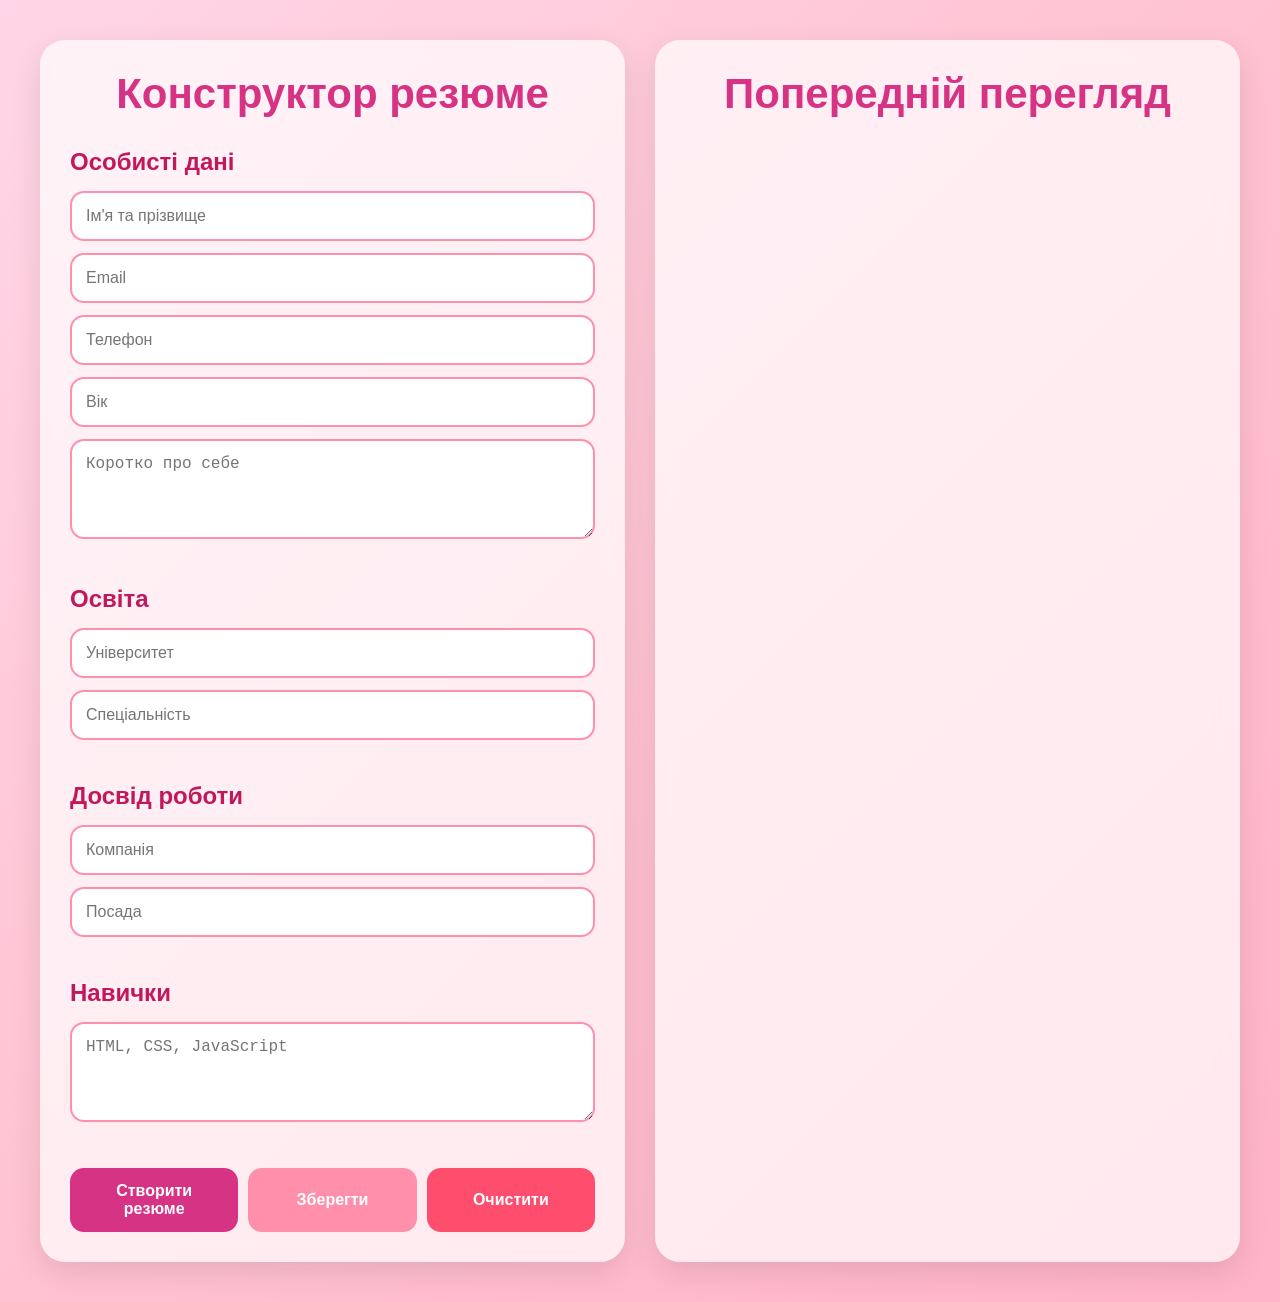
<file: Bojko_LR.1-3/index.html>
<!DOCTYPE html>
<html lang="uk">
<head>
    <meta charset="UTF-8">
    <meta name="viewport" content="width=device-width, initial-scale=1.0">
    <title>Конструктор резюме</title>

    <link rel="stylesheet" href="css/style.css">
</head>
<body>

<div class="container">

    <div class="left-panel">

        <h1>Конструктор резюме</h1>

        <div class="form-block">
            <h2>Особисті дані</h2>

            <input type="text" id="fullName" placeholder="Ім'я та прізвище">
            <input type="email" id="email" placeholder="Email">
            <input type="text" id="phone" placeholder="Телефон">
            <input type="number" id="age" placeholder="Вік">

            <textarea id="summary" placeholder="Коротко про себе"></textarea>
        </div>

        <div class="form-block">
            <h2>Освіта</h2>

            <input type="text" id="university" placeholder="Університет">
            <input type="text" id="speciality" placeholder="Спеціальність">
        </div>

        <div class="form-block">
            <h2>Досвід роботи</h2>

            <input type="text" id="company" placeholder="Компанія">
            <input type="text" id="position" placeholder="Посада">
        </div>

        <div class="form-block">
            <h2>Навички</h2>

            <textarea id="skills" placeholder="HTML, CSS, JavaScript"></textarea>
        </div>

        <div class="buttons">
            <button id="createBtn">Створити резюме</button>
            <button id="saveBtn">Зберегти</button>
            <button id="clearBtn">Очистити</button>
        </div>

    </div>

    <div class="right-panel">

        <h1>Попередній перегляд</h1>

        <div id="resumePreview"></div>

    </div>

</div>

<script src="js/models.js"></script>
<script src="js/validation.js"></script>
<script src="js/app.js"></script>

</body>
</html>
</file>
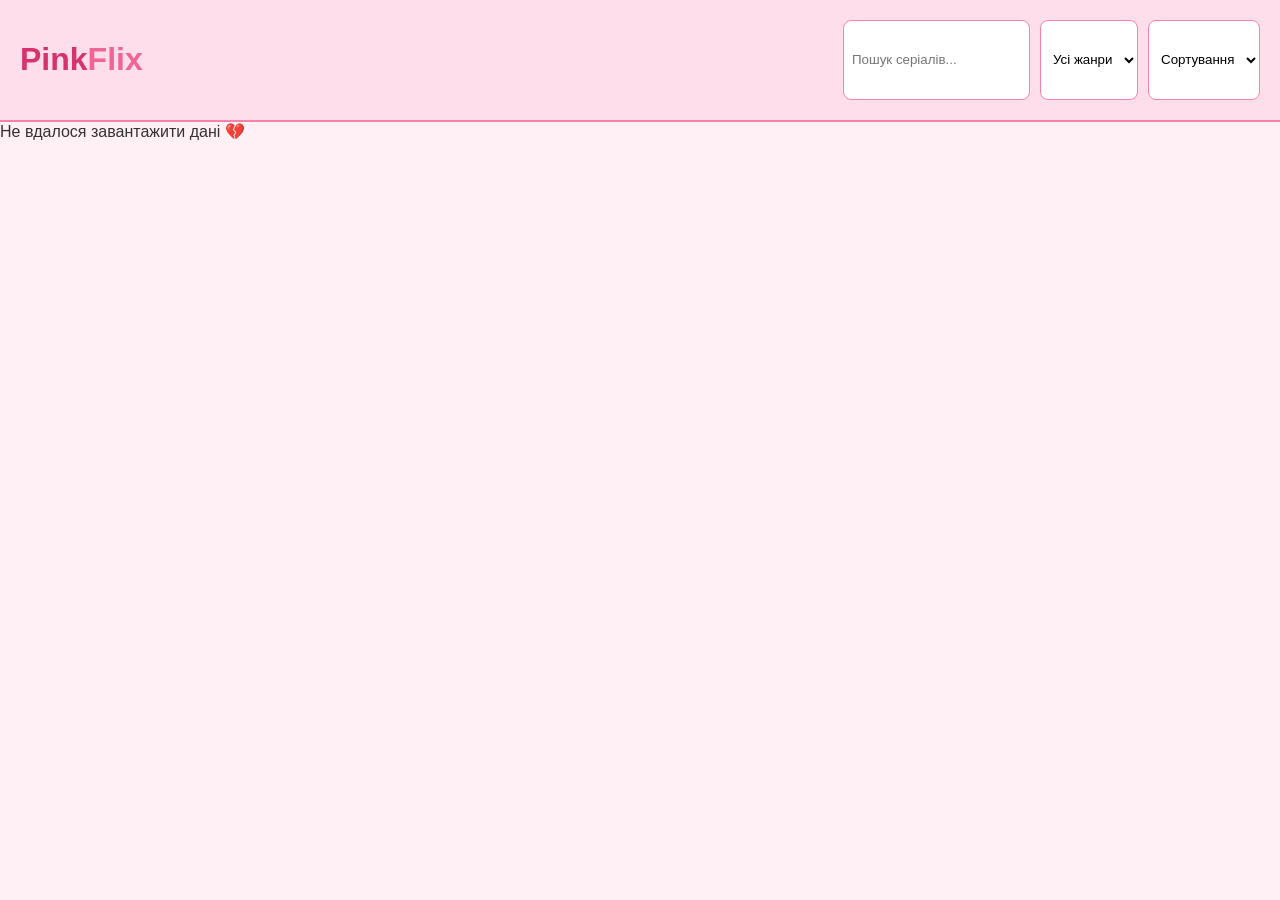
<file: Bojko_LR.4-6/index.html>
<!DOCTYPE html>
<html lang="uk">
<head>
    <meta charset="UTF-8">
    <title>PinkFlix</title>
    <link rel="stylesheet" href="style.css">
</head>
<body>

<header class="header">
    <h1>Pink<span>Flix</span></h1>

    <div class="controls">
        <input id="search" placeholder="Пошук серіалів..." />

        <select id="genre">
            <option value="all">Усі жанри</option>
        </select>

        <select id="sort">
            <option value="default">Сортування</option>
            <option value="rating">Рейтинг ↓</option>
            <option value="name">Назва A-Z</option>
        </select>
    </div>
</header>

<main>
    <div id="error"></div>
    <div id="grid"></div>
</main>

<script src="app.js"></script>
</body>
</html>
</file>
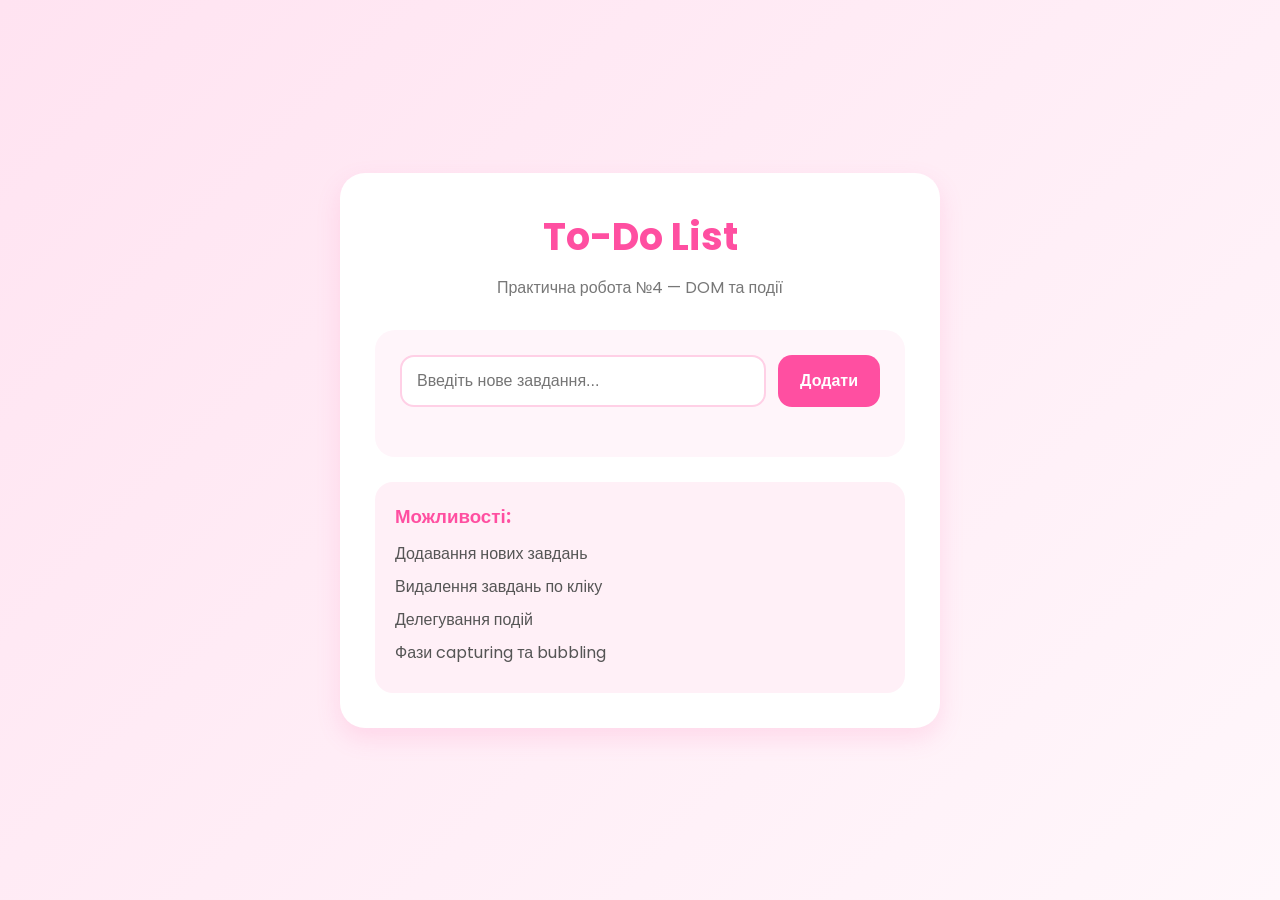
<file: Bojko_PR.4/index.html>
<!DOCTYPE html>
<html lang="uk">
<head>
    <meta charset="UTF-8">
    <meta name="viewport" content="width=device-width, initial-scale=1.0">
    <title>Практична робота №4</title>

    <link rel="stylesheet" href="style.css">

    <link rel="preconnect" href="https://fonts.googleapis.com">
    <link rel="preconnect" href="https://fonts.gstatic.com" crossorigin>

    <link href="https://fonts.googleapis.com/css2?family=Poppins:wght@300;400;500;600;700&display=swap" rel="stylesheet">
</head>

<body>

    <div class="container">

        <h1>To-Do List</h1>
        <p class="subtitle">
            Практична робота №4 — DOM та події
        </p>

        <div class="todo-box">

            <div class="input-area">

                <input 
                    type="text"
                    id="taskInput"
                    placeholder="Введіть нове завдання..."
                >

                <button id="addTask">
                    Додати
                </button>

            </div>

            <ul id="taskList"></ul>

        </div>

        <div class="info-box">

            <h3>Можливості:</h3>

            <p>Додавання нових завдань</p>
            <p>Видалення завдань по кліку</p>
            <p>Делегування подій</p>
            <p>Фази capturing та bubbling</p>

        </div>

    </div>

    <script src="script.js"></script>

</body>
</html>
</file>
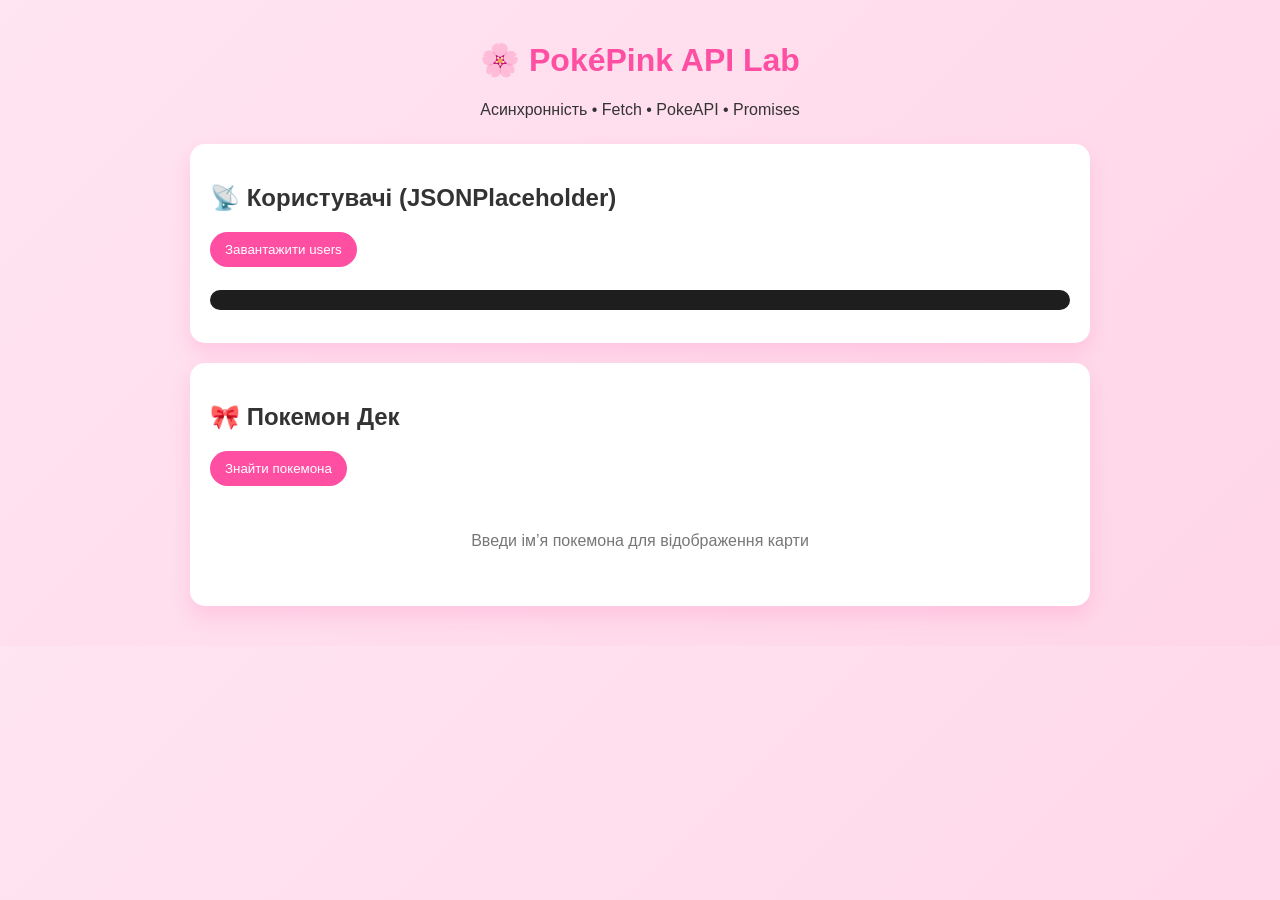
<file: Bojko_PR.5/index.html>
<!DOCTYPE html>
<html lang="uk">
<head>
  <meta charset="UTF-8" />
  <meta name="viewport" content="width=device-width, initial-scale=1.0"/>
  <title>PokéPink API Lab</title>
  <link rel="stylesheet" href="style.css"/>
</head>

<body>
  <div class="wrapper">

    <header class="header">
      <h1>🌸 PokéPink API Lab</h1>
      <p>Асинхронність • Fetch • PokeAPI • Promises</p>
    </header>

    <section class="panel">
      <h2>📡 Користувачі (JSONPlaceholder)</h2>
      <button id="btnUsers">Завантажити users</button>
      <pre id="usersBox"></pre>
    </section>

    <section class="panel">
      <h2>🎀 Покемон Дек</h2>
      <button id="btnPokemon">Знайти покемона</button>

      <div id="pokemonArea" class="pokemon-area">
        <p class="hint">Введи ім’я покемона для відображення карти</p>
      </div>
    </section>

    <div id="error" class="error hidden"></div>

  </div>

  <script src="script.js"></script>
</body>
</html>
</file>
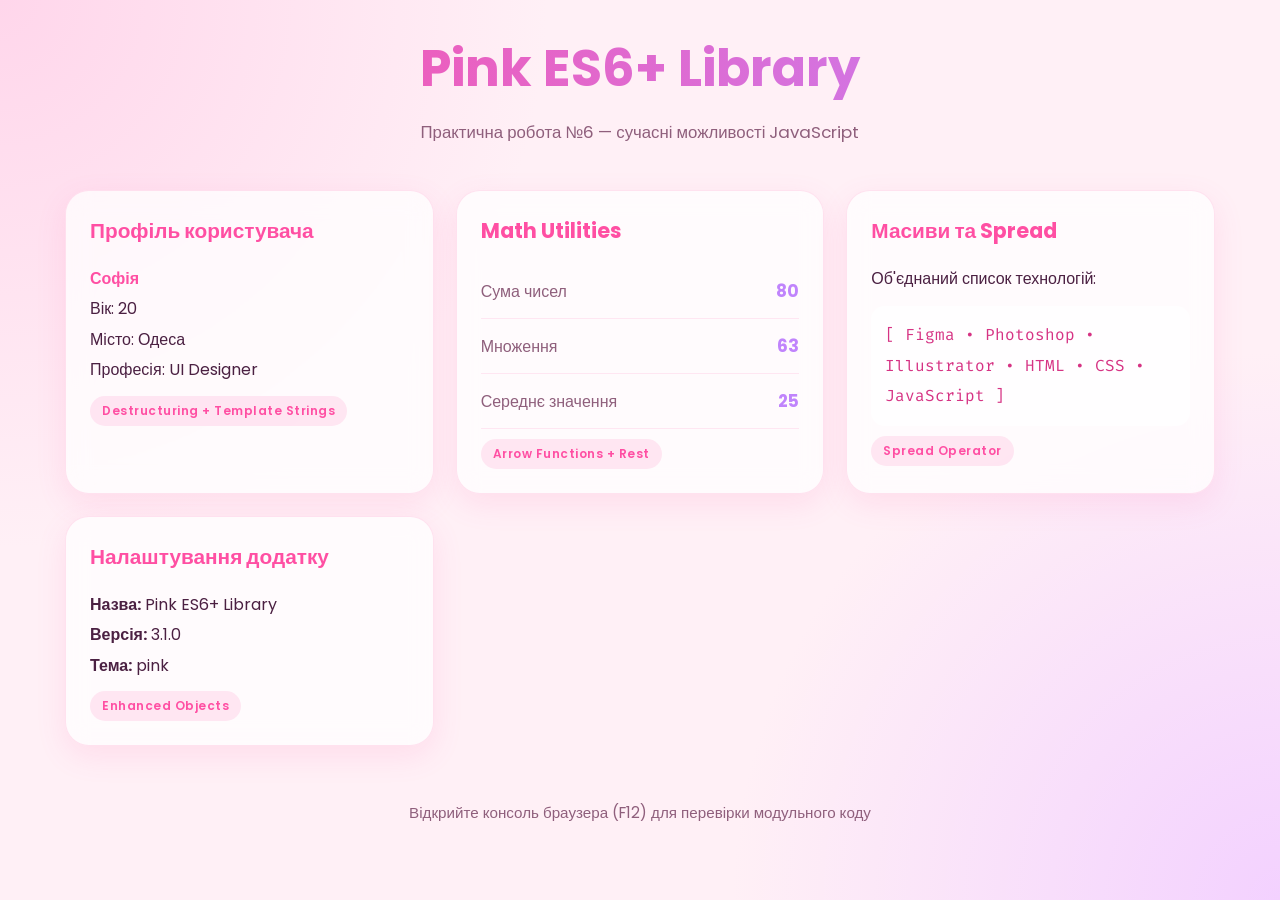
<file: Bojko_PR.6/index.html>
<!DOCTYPE html>
<html lang="uk">
<head>
    <meta charset="UTF-8">
    <meta name="viewport" content="width=device-width, initial-scale=1.0">

    <title>Pink ES6+ Library</title>

    <link rel="stylesheet" href="style.css">

    <link rel="preconnect" href="https://fonts.googleapis.com">
    <link rel="preconnect" href="https://fonts.gstatic.com" crossorigin>

    <link href="https://fonts.googleapis.com/css2?family=Poppins:wght@400;500;600;700&family=Fira+Code:wght@400;500&display=swap" rel="stylesheet">
</head>
<body>

    <div class="container">

        <header class="hero">
            <h1>Pink ES6+ Library</h1>
            <p>Практична робота №6 — сучасні можливості JavaScript</p>
        </header>

        <main class="dashboard">

            <!-- Користувач -->
            <section class="card">

                <h2>Профіль користувача</h2>

                <div id="userInfo" class="content-box"></div>

                <div class="badge">
                    Destructuring + Template Strings
                </div>

            </section>

            <!-- Математика -->
            <section class="card">

                <h2>Math Utilities</h2>

                <div class="result">
                    <span>Сума чисел</span>
                    <strong id="sumResult"></strong>
                </div>

                <div class="result">
                    <span>Множення</span>
                    <strong id="multiplyResult"></strong>
                </div>

                <div class="result">
                    <span>Середнє значення</span>
                    <strong id="averageResult"></strong>
                </div>

                <div class="badge">
                    Arrow Functions + Rest
                </div>

            </section>

            <!-- Масиви -->
            <section class="card">

                <h2>Масиви та Spread</h2>

                <div class="content-box">

                    <p>Об'єднаний список технологій:</p>

                    <code id="arrayResult"></code>

                </div>

                <div class="badge">
                    Spread Operator
                </div>

            </section>

            <!-- Конфіг -->
            <section class="card">

                <h2>Налаштування додатку</h2>

                <div id="configInfo" class="content-box"></div>

                <div class="badge">
                    Enhanced Objects
                </div>

            </section>

        </main>

        <footer>
            <p>Відкрийте консоль браузера (F12) для перевірки модульного коду</p>
        </footer>

    </div>

    <script type="module" src="script.js"></script>

</body>
</html>
</file>
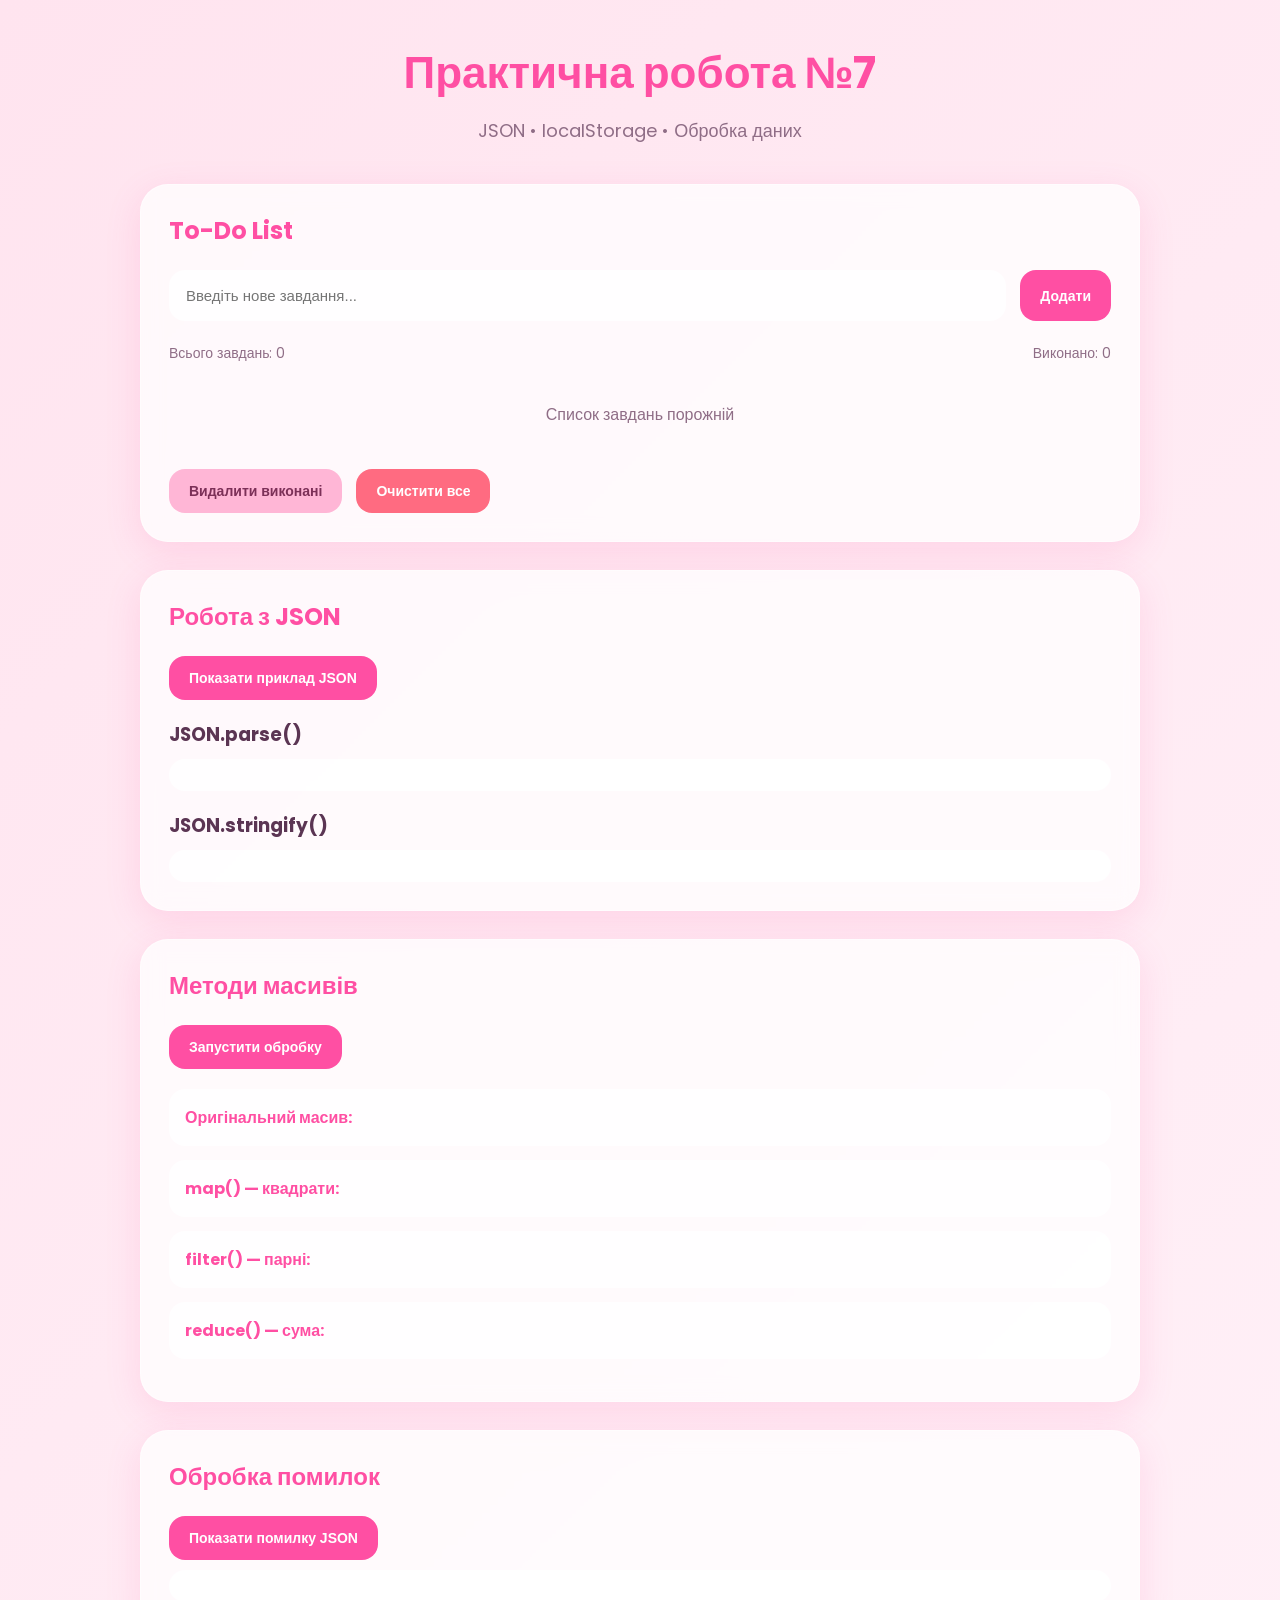
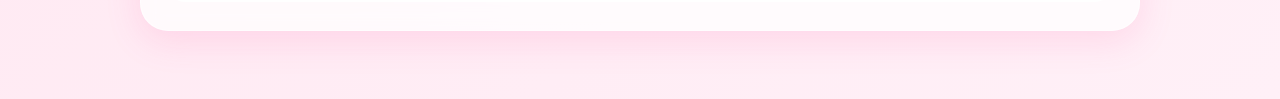
<file: Bojko_PR.7/index.html>
<!DOCTYPE html>
<html lang="uk">
<head>
    <meta charset="UTF-8">
    <meta name="viewport" content="width=device-width, initial-scale=1.0">
    <title>Практична робота №7</title>

    <link rel="stylesheet" href="style.css">

    <link rel="preconnect" href="https://fonts.googleapis.com">
    <link rel="preconnect" href="https://fonts.gstatic.com" crossorigin>

    <link href="https://fonts.googleapis.com/css2?family=Poppins:wght@300;400;500;600;700&display=swap" rel="stylesheet">
</head>
<body>

    <div class="container">

        <header>
            <h1>Практична робота №7</h1>
            <p>JSON • localStorage • Обробка даних</p>
        </header>

        <!-- TODO LIST -->
        <section class="card">
            <h2>To-Do List</h2>

            <div class="todo-form">
                <input 
                    type="text" 
                    id="taskInput" 
                    placeholder="Введіть нове завдання..."
                >

                <button id="addTask">
                    Додати
                </button>
            </div>

            <div class="todo-info">
                <span id="tasksCount">Всього завдань: 0</span>
                <span id="completedCount">Виконано: 0</span>
            </div>

            <ul id="taskList"></ul>

            <div class="buttons">
                <button id="clearCompleted" class="secondary-btn">
                    Видалити виконані
                </button>

                <button id="clearAll" class="danger-btn">
                    Очистити все
                </button>
            </div>
        </section>

        <!-- JSON SECTION -->
        <section class="card">
            <h2>Робота з JSON</h2>

            <button id="runJsonDemo">
                Показати приклад JSON
            </button>

            <div class="json-box">
                <h3>JSON.parse()</h3>
                <pre id="jsonParseOutput"></pre>
            </div>

            <div class="json-box">
                <h3>JSON.stringify()</h3>
                <pre id="jsonStringifyOutput"></pre>
            </div>
        </section>

        <!-- ARRAY METHODS -->
        <section class="card">
            <h2>Методи масивів</h2>

            <button id="runArrayMethods">
                Запустити обробку
            </button>

            <div class="array-results">

                <div class="result-item">
                    <strong>Оригінальний масив:</strong>
                    <p id="originalArray"></p>
                </div>

                <div class="result-item">
                    <strong>map() — квадрати:</strong>
                    <p id="mapResult"></p>
                </div>

                <div class="result-item">
                    <strong>filter() — парні:</strong>
                    <p id="filterResult"></p>
                </div>

                <div class="result-item">
                    <strong>reduce() — сума:</strong>
                    <p id="reduceResult"></p>
                </div>

            </div>
        </section>

        <!-- ERROR HANDLING -->
        <section class="card">
            <h2>Обробка помилок</h2>

            <button id="showError">
                Показати помилку JSON
            </button>

            <pre id="errorOutput"></pre>
        </section>

    </div>

    <script src="script.js"></script>

</body>
</html>
</file>
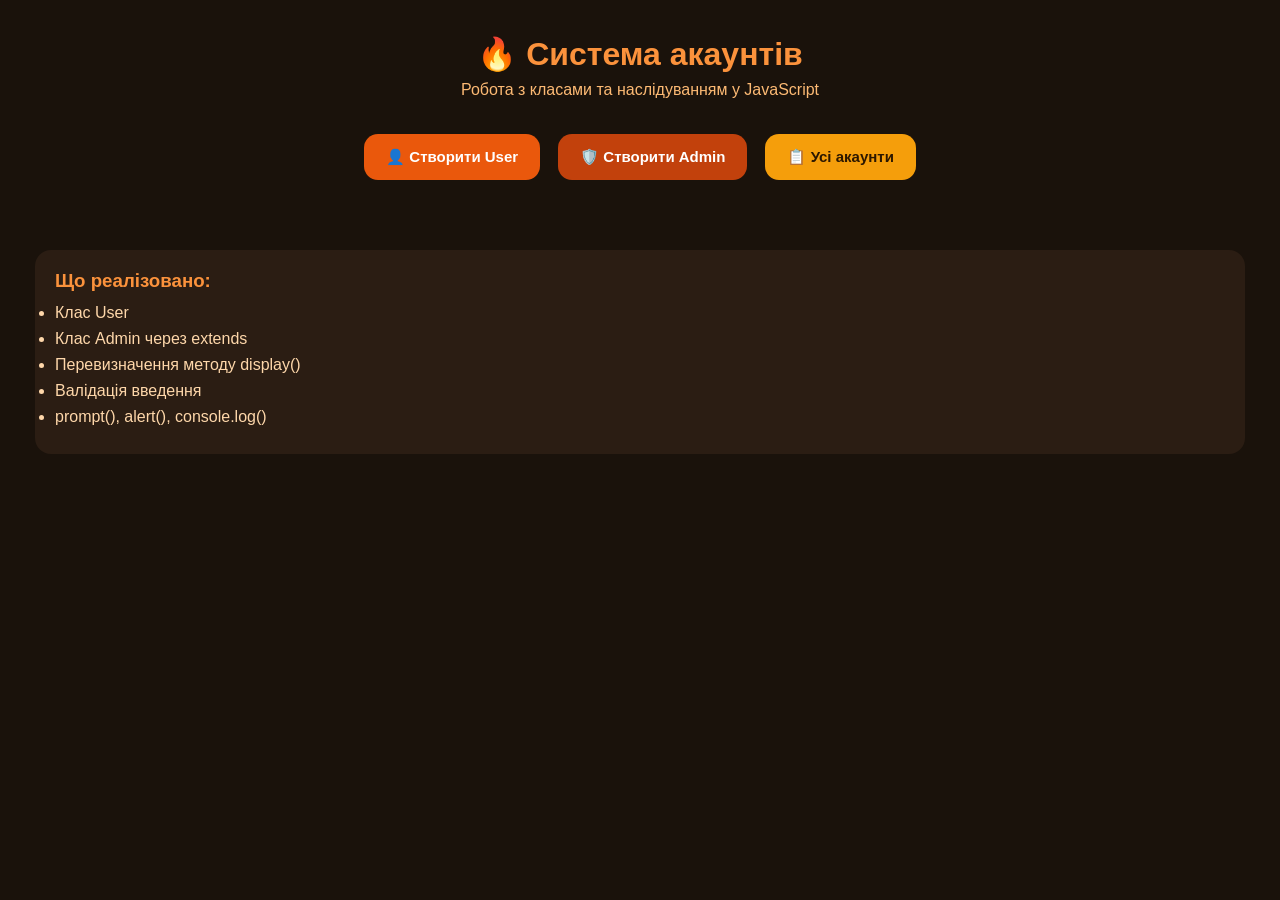
<file: Bojko_PR.3/4.1.html>
<!DOCTYPE html>
<html lang="uk">
<head>
  <meta charset="UTF-8">
  <meta name="viewport" content="width=device-width, initial-scale=1.0">
  <title>4.1 — Система акаунтів</title>

  <style>
    * {
      margin: 0;
      padding: 0;
      box-sizing: border-box;
    }

    body {
      font-family: Tahoma, sans-serif;
      background: #1a120b;
      color: #fff7ed;
      padding: 35px;
    }

    h1 {
      text-align: center;
      color: #fb923c;
      margin-bottom: 8px;
    }

    .subtitle {
      text-align: center;
      color: #fdba74;
      margin-bottom: 35px;
    }

    .panel {
      display: flex;
      justify-content: center;
      gap: 18px;
      flex-wrap: wrap;
      margin-bottom: 35px;
    }

    button {
      border: none;
      border-radius: 14px;
      padding: 14px 22px;
      cursor: pointer;
      font-size: 15px;
      font-weight: bold;
      transition: 0.2s;
    }

    button:hover {
      transform: scale(1.05);
    }

    .user-button {
      background: #ea580c;
      color: white;
    }

    .admin-button {
      background: #c2410c;
      color: white;
    }

    .list-button {
      background: #f59e0b;
      color: #2b1700;
    }

    #cards {
      display: grid;
      grid-template-columns: repeat(auto-fill, minmax(260px, 1fr));
      gap: 18px;
    }

    .card {
      background: #2b1d13;
      border: 2px solid #7c2d12;
      border-radius: 16px;
      padding: 20px;
    }

    .card h2 {
      margin-bottom: 12px;
      color: #fdba74;
    }

    .card p {
      margin-bottom: 8px;
      color: #ffedd5;
    }

    .about {
      margin-top: 35px;
      background: #2b1d13;
      border-radius: 16px;
      padding: 20px;
    }

    .about h3 {
      margin-bottom: 12px;
      color: #fb923c;
    }

    .about li {
      margin-bottom: 8px;
      color: #fed7aa;
    }
  </style>
</head>
<body>

  <h1>🔥 Система акаунтів</h1>

  <p class="subtitle">
    Робота з класами та наслідуванням у JavaScript
  </p>

  <div class="panel">

    <button class="user-button" id="createUser">
      👤 Створити User
    </button>

    <button class="admin-button" id="createAdmin">
      🛡️ Створити Admin
    </button>

    <button class="list-button" id="showAccounts">
      📋 Усі акаунти
    </button>

  </div>

  <div id="cards">

  </div>

  <div class="about">

    <h3>Що реалізовано:</h3>

    <ul>
      <li>Клас User</li>
      <li>Клас Admin через extends</li>
      <li>Перевизначення методу display()</li>
      <li>Валідація введення</li>
      <li>prompt(), alert(), console.log()</li>
    </ul>

  </div>

<script>
"use strict";

const accounts = [];

const cards = document.getElementById("cards");

// User
class User {

  constructor(username, age, profession) {

    this.username = username;
    this.age = age;
    this.profession = profession;
  }

  display() {

    return `
👤 USER

Ім'я: ${this.username}
Вік: ${this.age}
Професія: ${this.profession}
    `;
  }
}

// Admin
class Admin extends User {

  constructor(username, age, profession, access) {

    super(username, age, profession);

    this.access = access;
  }

  display() {

    return `
🛡️ ADMIN

Ім'я: ${this.username}
Вік: ${this.age}
Професія: ${this.profession}
Доступ: ${this.access}
    `;
  }
}

// Створення картки
function addCard(account, type) {

  const div = document.createElement("div");

  div.className = "card";

  div.innerHTML = `
    <h2>${type}</h2>

    <p><b>Ім'я:</b> ${account.username}</p>

    <p><b>Вік:</b> ${account.age}</p>

    <p><b>Професія:</b> ${account.profession}</p>

    ${account.access ? `<p><b>Доступ:</b> ${account.access}</p>` : ""}
  `;

  cards.appendChild(div);
}

// Додавання User
document.getElementById("createUser").addEventListener("click", () => {

  const username = prompt("Введіть ім'я:");
  const age = Number(prompt("Введіть вік:"));
  const profession = prompt("Введіть професію:");

  if (
    !username ||
    !profession ||
    age <= 0 ||
    Number.isNaN(age)
  ) {

    alert("Помилка! Дані введено неправильно.");

    return;
  }

  const user = new User(
    username,
    age,
    profession
  );

  accounts.push(user);

  addCard(user, "👤 User");

  console.log(user.display());

  alert(user.display());
});

// Додавання Admin
document.getElementById("createAdmin").addEventListener("click", () => {

  const username = prompt("Введіть ім'я адміністратора:");
  const age = Number(prompt("Введіть вік:"));
  const profession = prompt("Введіть професію:");
  const access = prompt("Введіть рівень доступу:");

  if (
    !username ||
    !profession ||
    !access ||
    age <= 0 ||
    Number.isNaN(age)
  ) {

    alert("Помилка! Дані введено неправильно.");

    return;
  }

  const admin = new Admin(
    username,
    age,
    profession,
    access
  );

  accounts.push(admin);

  addCard(admin, "🛡️ Admin");

  console.log(admin.display());

  alert(admin.display());
});

// Список акаунтів
document.getElementById("showAccounts").addEventListener("click", () => {

  if (accounts.length === 0) {

    alert("Акаунтів поки немає.");

    return;
  }

  let text = "Список акаунтів:\n\n";

  accounts.forEach((item, index) => {

    text += `${index + 1}. ${item.username}\n`;

  });

  alert(text);
});
</script>

</body>
</html>
</file>
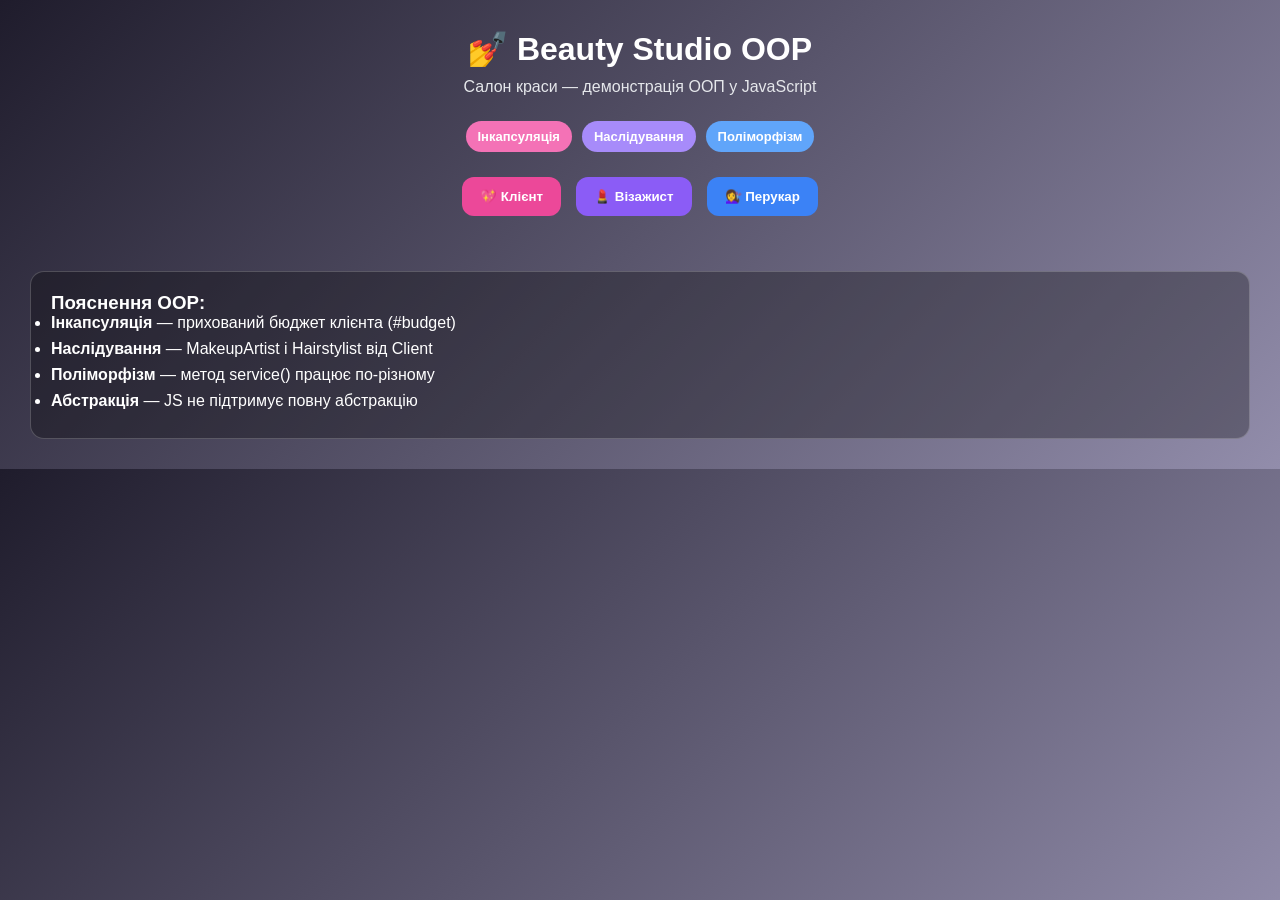
<file: Bojko_PR.3/4.2.html>
<!DOCTYPE html>
<html lang="uk">
<head>
  <meta charset="UTF-8">
  <title>4.2 — OOP: Beauty Studio</title>

  <style>
    * {
      margin: 0;
      padding: 0;
      box-sizing: border-box;
    }

    body {
      font-family: Arial, sans-serif;
      background: linear-gradient(135deg, #1f1c2c, #928dab);
      color: #fff;
      padding: 30px;
    }

    h1 {
      text-align: center;
      margin-bottom: 10px;
    }

    .subtitle {
      text-align: center;
      color: #e5e7eb;
      margin-bottom: 25px;
    }

    .tags {
      display: flex;
      justify-content: center;
      gap: 10px;
      flex-wrap: wrap;
      margin-bottom: 25px;
    }

    .tag {
      padding: 8px 12px;
      border-radius: 20px;
      font-size: 13px;
      font-weight: bold;
    }

    .enc { background: #f472b6; }
    .inh { background: #a78bfa; }
    .pol { background: #60a5fa; }

    .buttons {
      display: flex;
      justify-content: center;
      gap: 15px;
      flex-wrap: wrap;
      margin-bottom: 25px;
    }

    button {
      border: none;
      padding: 12px 18px;
      border-radius: 12px;
      cursor: pointer;
      font-weight: bold;
      color: white;
    }

    .client-btn { background: #ec4899; }
    .makeup-btn { background: #8b5cf6; }
    .hair-btn { background: #3b82f6; }

    .grid {
      display: grid;
      grid-template-columns: repeat(auto-fill, minmax(240px, 1fr));
      gap: 15px;
      margin-bottom: 30px;
    }

    .card {
      background: rgba(0,0,0,0.3);
      backdrop-filter: blur(6px);
      padding: 15px;
      border-radius: 14px;
      border: 1px solid rgba(255,255,255,0.2);
    }

    .card h2 {
      margin-bottom: 8px;
    }

    .card p {
      color: #e5e7eb;
      margin-bottom: 5px;
    }

    .info {
      background: rgba(0,0,0,0.3);
      padding: 20px;
      border-radius: 14px;
      border: 1px solid rgba(255,255,255,0.2);
    }

    .info li {
      margin-bottom: 8px;
    }
  </style>
</head>

<body>

<h1>💅 Beauty Studio OOP</h1>
<p class="subtitle">Салон краси — демонстрація ООП у JavaScript</p>

<div class="tags">
  <div class="tag enc">Інкапсуляція</div>
  <div class="tag inh">Наслідування</div>
  <div class="tag pol">Поліморфізм</div>
</div>

<div class="buttons">
  <button class="client-btn" id="addClient">💖 Клієнт</button>
  <button class="makeup-btn" id="addMakeup">💄 Візажист</button>
  <button class="hair-btn" id="addHair">💇‍♀️ Перукар</button>
</div>

<div class="grid" id="container"></div>

<div class="info">
  <h3>Пояснення OOP:</h3>
  <ul>
    <li><b>Інкапсуляція</b> — прихований бюджет клієнта (#budget)</li>
    <li><b>Наслідування</b> — MakeupArtist і Hairstylist від Client</li>
    <li><b>Поліморфізм</b> — метод service() працює по-різному</li>
    <li><b>Абстракція</b> — JS не підтримує повну абстракцію</li>
  </ul>
</div>

<script>
"use strict";

const people = [];
const container = document.getElementById("container");

// Базовий клас
class Client {
  #budget;

  constructor(name, budget) {
    this.name = name;
    this.#budget = budget;
  }

  getBudget() {
    return this.#budget;
  }

  service() {
    return `${this.name} отримує послугу`;
  }

  info() {
    return `
      <h2>💖 ${this.name}</h2>
      <p>Бюджет: ${this.#budget}$</p>
    `;
  }
}

// Візажист
class MakeupArtist extends Client {
  service() {
    return `${this.name} робить макіяж 💄✨`;
  }
}

// Перукар
class Hairstylist extends Client {
  service() {
    return `${this.name} робить зачіску 💇‍♀️✨`;
  }
}

// Відображення
function render(person) {
  const div = document.createElement("div");
  div.className = "card";
  div.innerHTML = person.info();
  container.appendChild(div);
}

// Клієнт
document.getElementById("addClient").onclick = () => {
  const name = prompt("Ім'я клієнта:");
  const budget = Number(prompt("Бюджет:"));

  if (!name || budget <= 0) {
    alert("Помилка!");
    return;
  }

  const c = new Client(name, budget);
  people.push(c);
  render(c);

  alert("Клієнта додано 💖");
};

// Візажист
document.getElementById("addMakeup").onclick = () => {
  const name = prompt("Ім'я візажиста:");
  const budget = Number(prompt("Бюджет:"));

  if (!name || budget <= 0) {
    alert("Помилка!");
    return;
  }

  const m = new MakeupArtist(name, budget);
  people.push(m);
  render(m);

  alert("Візажиста додано 💄");
};

// Перукар
document.getElementById("addHair").onclick = () => {
  const name = prompt("Ім'я перукаря:");
  const budget = Number(prompt("Бюджет:"));

  if (!name || budget <= 0) {
    alert("Помилка!");
    return;
  }

  const h = new Hairstylist(name, budget);
  people.push(h);
  render(h);

  alert("Перукаря додано 💇‍♀️");
};
</script>

</body>
</html>
</file>
<file: Bojko_LR.1-3/css/style.css>
* {
    margin: 0;
    padding: 0;
    box-sizing: border-box;
}

body {
    font-family: Arial, sans-serif;
    background: linear-gradient(135deg, #ffd6e7, #ffc2d1, #ffb3c6);
    min-height: 100vh;
    padding: 40px;
    color: #4a2c38;
}

.container {
    max-width: 1400px;
    margin: 0 auto;
    display: grid;
    grid-template-columns: 1fr 1fr;
    gap: 30px;
}

.left-panel,
.right-panel {
    background: rgba(255,255,255,0.7);
    backdrop-filter: blur(10px);
    border-radius: 25px;
    padding: 30px;
    box-shadow: 0 10px 30px rgba(0,0,0,0.1);
}

h1 {
    text-align: center;
    margin-bottom: 30px;
    color: #d63384;
    font-size: 42px;
}

h2 {
    margin-bottom: 15px;
    color: #c2185b;
}

.form-block {
    margin-bottom: 30px;
}

input,
textarea {
    width: 100%;
    padding: 14px;
    margin-bottom: 12px;
    border: 2px solid #ff8fab;
    border-radius: 14px;
    outline: none;
    background: white;
    font-size: 16px;
    transition: 0.3s;
}

input:focus,
textarea:focus {
    border-color: #d63384;
    transform: scale(1.02);
}

textarea {
    resize: vertical;
    min-height: 100px;
}

.buttons {
    display: flex;
    gap: 10px;
    flex-wrap: wrap;
}

button {
    flex: 1;
    padding: 14px;
    border: none;
    border-radius: 14px;
    cursor: pointer;
    font-size: 16px;
    font-weight: bold;
    transition: 0.3s;
}

#createBtn {
    background: #d63384;
    color: white;
}

#saveBtn {
    background: #ff8fab;
    color: white;
}

#clearBtn {
    background: #ff4d6d;
    color: white;
}

button:hover {
    transform: translateY(-3px);
    opacity: 0.9;
}

.resume-card {
    background: white;
    border-radius: 20px;
    padding: 30px;
    animation: fade 0.4s ease;
}

.resume-header {
    text-align: center;
    margin-bottom: 25px;
}

.resume-header h2 {
    font-size: 36px;
    color: #d63384;
}

.resume-section {
    margin-bottom: 25px;
}

.resume-section h3 {
    margin-bottom: 10px;
    color: #c2185b;
    border-bottom: 2px solid #ffb3c6;
    padding-bottom: 5px;
}

.skill {
    display: inline-block;
    background: #ffb3c6;
    padding: 8px 14px;
    border-radius: 30px;
    margin: 5px;
    color: #7a284b;
    font-weight: bold;
}

@keyframes fade {
    from {
        opacity: 0;
        transform: translateY(15px);
    }
    to {
        opacity: 1;
        transform: translateY(0);
    }
}

@media(max-width: 900px) {
    .container {
        grid-template-columns: 1fr;
    }
}
</file>
<file: Bojko_LR.4-6/style.css>
body {
    margin: 0;
    font-family: Arial, sans-serif;
    background: #fff0f6;
    color: #333;
}

.header {
    display: flex;
    justify-content: space-between;
    padding: 20px;
    background: #ffdeeb;
    border-bottom: 2px solid #f783ac;
}

h1 {
    color: #d6336c;
}

h1 span {
    color: #f06595;
}

.controls {
    display: flex;
    gap: 10px;
}

input, select {
    padding: 8px;
    border: 1px solid #f783ac;
    background: white;
    border-radius: 8px;
    outline: none;
}

#grid {
    display: grid;
    grid-template-columns: repeat(auto-fill, minmax(220px, 1fr));
    gap: 15px;
    padding: 20px;
}

.card {
    background: white;
    border: 1px solid #ffd6e7;
    border-radius: 12px;
    overflow: hidden;
    transition: 0.2s;
}

.card:hover {
    transform: translateY(-5px);
    box-shadow: 0 10px 20px rgba(240, 101, 149, 0.2);
}

.card img {
    width: 100%;
    height: 300px;
    object-fit: cover;
}

.badge {
    color: #f06595;
    font-weight: bold;
}
</file>
<file: Bojko_PR.4/style.css>
:root {
    --main-pink: #ff4fa1;
    --light-pink: #ffd8ea;
    --bg-color: #fff5fa;
    --white: #ffffff;
    --text-color: #333;
    --shadow: 0 10px 25px rgba(255, 79, 161, 0.15);
}

* {
    margin: 0;
    padding: 0;
    box-sizing: border-box;
}

body {
    font-family: "Poppins", sans-serif;
    background: linear-gradient(135deg, #ffe3f1, #fff7fb);
    min-height: 100vh;

    display: flex;
    justify-content: center;
    align-items: center;

    padding: 20px;
}

.container {
    width: 100%;
    max-width: 600px;

    background: var(--white);

    border-radius: 25px;

    padding: 35px;

    box-shadow: var(--shadow);
}

h1 {
    text-align: center;
    color: var(--main-pink);

    font-size: 38px;

    margin-bottom: 10px;
}

.subtitle {
    text-align: center;
    color: #777;

    margin-bottom: 30px;
}

.todo-box {
    background: var(--bg-color);

    border-radius: 20px;

    padding: 25px;
}

.input-area {
    display: flex;
    gap: 12px;

    margin-bottom: 25px;
}

input {
    flex: 1;

    padding: 15px;

    border: 2px solid #ffd0e6;

    border-radius: 14px;

    font-size: 16px;

    outline: none;

    transition: 0.3s;
}

input:focus {
    border-color: var(--main-pink);

    box-shadow: 0 0 10px rgba(255, 79, 161, 0.2);
}

button {
    padding: 15px 22px;

    border: none;

    background: var(--main-pink);

    color: white;

    border-radius: 14px;

    font-size: 16px;

    font-weight: 600;

    cursor: pointer;

    transition: 0.3s;
}

button:hover {
    background: #ff2b8a;

    transform: translateY(-2px);
}

ul {
    list-style: none;
}

li {
    background: white;

    margin-bottom: 12px;

    padding: 15px 18px;

    border-radius: 14px;

    cursor: pointer;

    transition: 0.3s;

    border-left: 6px solid var(--main-pink);

    display: flex;
    justify-content: space-between;
    align-items: center;

    animation: showTask 0.3s ease;
}

li:hover {
    background: #ffe4f1;

    transform: scale(1.02);

    color: #d10068;
}

li::after {
    content: "✖";

    opacity: 0.5;

    font-size: 14px;
}

.info-box {
    margin-top: 25px;

    background: #fff0f7;

    border-radius: 18px;

    padding: 20px;
}

.info-box h3 {
    color: var(--main-pink);

    margin-bottom: 10px;
}

.info-box p {
    margin-bottom: 8px;

    color: #555;
}

@keyframes showTask {

    from {
        opacity: 0;
        transform: translateY(10px);
    }

    to {
        opacity: 1;
        transform: translateY(0);
    }

}
</file>
<file: Bojko_PR.5/style.css>
body {
  margin: 0;
  font-family: Arial, sans-serif;
  background: linear-gradient(135deg, #ffe4f1, #ffd6e7);
  color: #333;
}

.wrapper {
  max-width: 900px;
  margin: auto;
  padding: 20px;
}

.header {
  text-align: center;
  margin-bottom: 25px;
}

.header h1 {
  color: #ff4fa3;
}

.panel {
  background: white;
  padding: 20px;
  border-radius: 15px;
  margin-bottom: 20px;
  box-shadow: 0 10px 20px rgba(255, 105, 180, 0.2);
}

button {
  background: #ff4fa3;
  color: white;
  border: none;
  padding: 10px 15px;
  border-radius: 20px;
  cursor: pointer;
  margin-bottom: 10px;
}

button:hover {
  background: #ff2f91;
}

pre {
  background: #1e1e1e;
  color: #00ffd0;
  padding: 10px;
  border-radius: 10px;
  overflow-x: auto;
}

.pokemon-area {
  display: flex;
  justify-content: center;
  padding: 20px;
}

.card {
  background: white;
  border-radius: 20px;
  padding: 15px;
  width: 260px;
  box-shadow: 0 8px 20px rgba(255, 105, 180, 0.3);
  text-align: center;
}

.card img {
  width: 120px;
}

.badges {
  display: flex;
  justify-content: center;
  gap: 5px;
  margin: 10px 0;
}

.badge {
  padding: 3px 8px;
  border-radius: 10px;
  font-size: 12px;
  background: #ffb6d9;
}

.hint {
  color: #777;
}

.error {
  position: fixed;
  bottom: 20px;
  right: 20px;
  background: #ff4d6d;
  color: white;
  padding: 10px 15px;
  border-radius: 10px;
}

.hidden {
  display: none;
}
</file>
<file: Bojko_PR.6/style.css>
:root {
    --bg: #fff0f6;
    --card-bg: rgba(255, 255, 255, 0.75);
    --accent: #ff4fa3;
    --accent-light: #ff85c2;
    --purple: #c084fc;
    --text: #4b2042;
    --muted: #8f5f7c;
    --border: rgba(255, 79, 163, 0.15);
    --shadow: 0 10px 30px rgba(255, 79, 163, 0.12);
}

* {
    margin: 0;
    padding: 0;
    box-sizing: border-box;
}

body {
    font-family: 'Poppins', sans-serif;
    background:
        radial-gradient(circle at top left, #ffd6eb 0%, transparent 35%),
        radial-gradient(circle at bottom right, #f3d1ff 0%, transparent 35%),
        var(--bg);

    min-height: 100vh;
    color: var(--text);
    padding: 30px;
}

.container {
    max-width: 1150px;
    margin: auto;
}

.hero {
    text-align: center;
    margin-bottom: 45px;
}

.hero h1 {
    font-size: 3.2rem;
    font-weight: 700;

    background: linear-gradient(90deg, var(--accent), var(--purple));
    -webkit-background-clip: text;
    background-clip: text;
    -webkit-text-fill-color: transparent;

    margin-bottom: 12px;
}

.hero p {
    color: var(--muted);
    font-size: 1.05rem;
}

.dashboard {
    display: grid;
    grid-template-columns: repeat(auto-fit, minmax(320px, 1fr));
    gap: 22px;
}

.card {
    background: var(--card-bg);
    backdrop-filter: blur(12px);

    border: 1px solid var(--border);

    border-radius: 24px;

    padding: 24px;

    box-shadow: var(--shadow);

    transition: 0.3s ease;
}

.card:hover {
    transform: translateY(-6px) scale(1.01);
}

.card h2 {
    font-size: 1.3rem;
    margin-bottom: 18px;
    color: var(--accent);
}

.content-box {
    line-height: 1.9;
}

.result {
    display: flex;
    justify-content: space-between;
    align-items: center;

    padding: 14px 0;

    border-bottom: 1px solid rgba(255, 79, 163, 0.12);
}

.result:last-child {
    border-bottom: none;
}

.result span {
    color: var(--muted);
}

.result strong {
    color: var(--purple);
    font-size: 1.05rem;
}

.user-name {
    color: var(--accent);
    font-weight: 700;
}

code {
    display: block;

    margin-top: 12px;
    padding: 14px;

    border-radius: 14px;

    background: rgba(255,255,255,0.7);

    font-family: 'Fira Code', monospace;

    color: #d63384;

    overflow-x: auto;
}

.badge {
    display: inline-block;

    margin-top: 10px;

    padding: 6px 12px;

    border-radius: 999px;

    background: rgba(255, 79, 163, 0.12);

    color: var(--accent);

    font-size: 0.75rem;
    font-weight: 600;

    letter-spacing: 0.5px;
}

footer {
    margin-top: 55px;

    text-align: center;

    color: var(--muted);

    font-size: 0.95rem;
}

@media (max-width: 700px) {

    body {
        padding: 18px;
    }

    .hero h1 {
        font-size: 2.3rem;
    }

}
</file>
<file: Bojko_PR.7/style.css>
* {
    margin: 0;
    padding: 0;
    box-sizing: border-box;
}

:root {
    --bg: #fff0f6;
    --card: rgba(255, 255, 255, 0.75);
    --primary: #ff4fa3;
    --primary-hover: #ff2b8a;
    --secondary: #ffc1dd;
    --text: #5b3553;
    --gray: #8f6d86;
    --danger: #ff5d73;
    --success: #ff89c2;
    --shadow: rgba(255, 79, 163, 0.15);
}

body {
    font-family: 'Poppins', sans-serif;
    background:
        linear-gradient(135deg, #ffe4ef, #fff0f7);
    min-height: 100vh;
    padding: 40px 20px;
    color: var(--text);
    overflow-x: hidden;
}

.container {
    max-width: 1000px;
    margin: 0 auto;
}

header {
    text-align: center;
    margin-bottom: 40px;
}

header h1 {
    font-size: 44px;
    margin-bottom: 12px;
    color: var(--primary);
    font-weight: 700;
}

header p {
    color: var(--gray);
    font-size: 18px;
}

.card {
    background: var(--card);
    backdrop-filter: blur(10px);
    border: 1px solid rgba(255,255,255,0.5);
    border-radius: 28px;
    padding: 28px;
    margin-bottom: 28px;
    box-shadow:
        0 10px 35px var(--shadow);
}

.card h2 {
    margin-bottom: 22px;
    color: var(--primary);
    font-size: 24px;
}

.todo-form {
    display: flex;
    gap: 14px;
    margin-bottom: 22px;
}

input {
    flex: 1;
    padding: 15px;
    border-radius: 16px;
    border: 2px solid transparent;
    background: rgba(255,255,255,0.8);
    font-size: 15px;
    color: var(--text);
    transition: 0.2s;
}

input:focus {
    outline: none;
    border-color: var(--primary);
    background: white;
    box-shadow: 0 0 0 5px rgba(255, 79, 163, 0.15);
}

button {
    border: none;
    border-radius: 16px;
    padding: 14px 20px;
    cursor: pointer;
    font-weight: 600;
    transition: 0.2s;
    background: var(--primary);
    color: white;
    font-size: 14px;
}

button:hover {
    background: var(--primary-hover);
    transform: translateY(-2px) scale(1.02);
}

.todo-info {
    display: flex;
    justify-content: space-between;
    margin-bottom: 18px;
    color: var(--gray);
    font-size: 14px;
}

#taskList {
    list-style: none;
}

.task-item {
    background: rgba(255,255,255,0.8);
    border-radius: 18px;
    padding: 16px;
    margin-bottom: 14px;

    display: flex;
    justify-content: space-between;
    align-items: center;

    box-shadow:
        0 4px 12px rgba(255, 79, 163, 0.08);

    animation: fadeIn 0.3s ease;
}

.task-content {
    display: flex;
    align-items: center;
    gap: 12px;
}

.task-text.completed {
    text-decoration: line-through;
    opacity: 0.5;
}

.complete-checkbox {
    width: 18px;
    height: 18px;
    accent-color: var(--primary);
}

.delete-btn {
    background: var(--danger);
    padding: 10px 15px;
    border-radius: 12px;
}

.delete-btn:hover {
    background: #ff3657;
}

.secondary-btn {
    background: #ffb6d6;
    color: #7c3058;
}

.secondary-btn:hover {
    background: #ff9fc8;
}

.danger-btn {
    background: #ff6b81;
}

.danger-btn:hover {
    background: #ff4f6b;
}

.buttons {
    display: flex;
    gap: 14px;
    margin-top: 22px;
}

.array-results,
.json-box {
    margin-top: 20px;
}

.result-item {
    background: rgba(255,255,255,0.8);
    padding: 16px;
    border-radius: 16px;
    margin-bottom: 14px;
}

.result-item strong {
    color: var(--primary);
}

pre {
    background: rgba(255,255,255,0.85);
    padding: 16px;
    border-radius: 16px;
    overflow-x: auto;
    margin-top: 10px;
    color: #c21875;
    font-size: 14px;
}

.empty {
    text-align: center;
    padding: 20px;
    color: var(--gray);
}

@keyframes fadeIn {

    from {
        opacity: 0;
        transform: translateY(8px);
    }

    to {
        opacity: 1;
        transform: translateY(0);
    }
}

@media (max-width: 700px) {

    .todo-form {
        flex-direction: column;
    }

    .buttons {
        flex-direction: column;
    }

    header h1 {
        font-size: 34px;
    }

}
</file>
